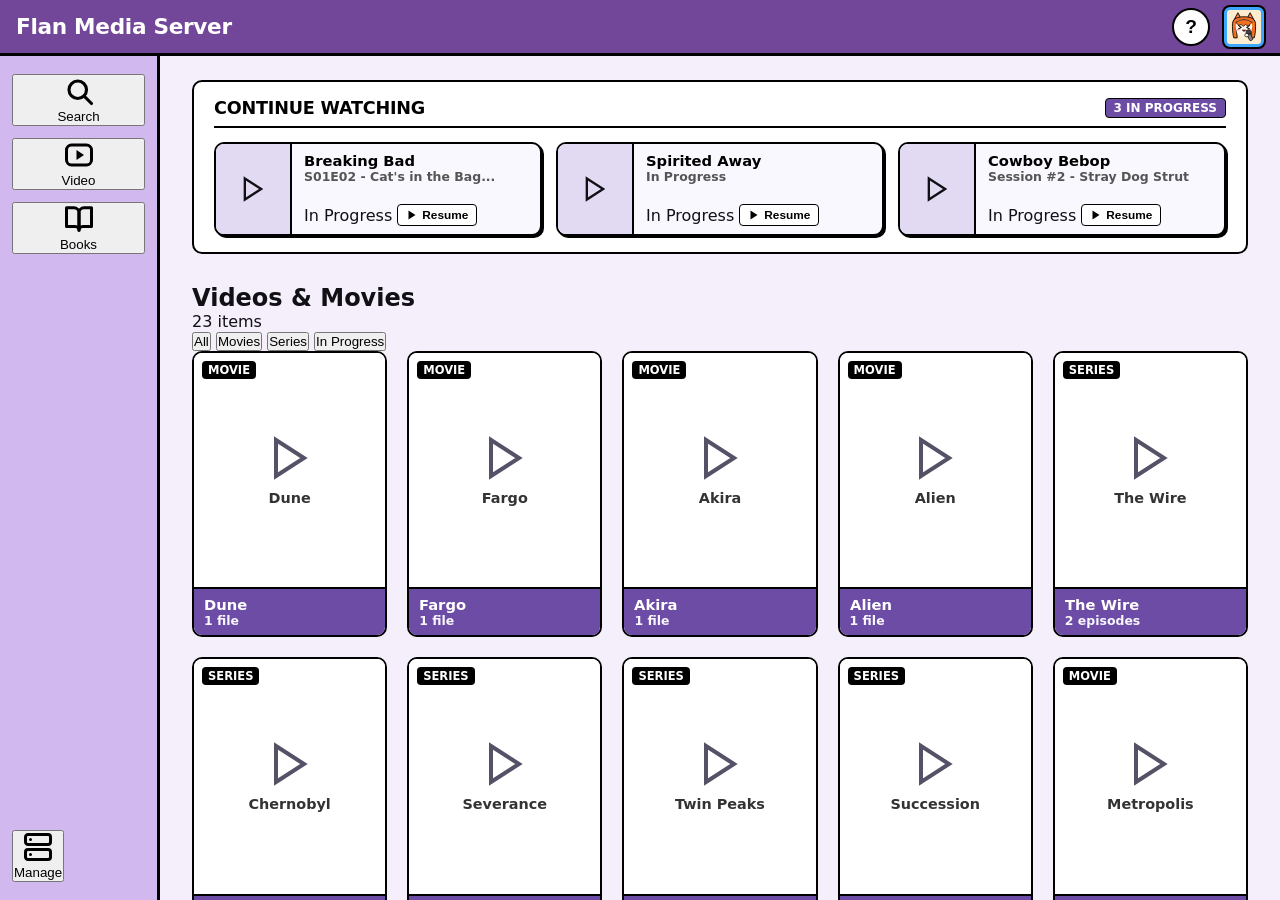
<file: prototype-mockup/index.html>
<!DOCTYPE html>
<html lang="en">
<head>
  <meta charset="UTF-8">
  <meta name="viewport" content="width=device-width, initial-scale=1.0">
  <title>Flan Media Server - Interactive Prototype</title>
  <link rel="stylesheet" href="css/style.css">
</head>
<body>
  <!-- Accessibility: Skip Link (WCAG 2.4.1) -->
  <a href="#main-content" class="skip-link">Skip to main content</a>

  <!-- =========================================================================
       TOP HEADER BAR (Visible across all authenticated views)
       ========================================================================= -->
  <header id="top-header" class="top-header">
    <div id="brand-title" class="brand-title brand-trigger" title="Go to Catalog" tabindex="0" role="link" aria-label="Flan Media Server - Go to Catalog">
      <span>Flan Media Server</span>
    </div>

    <div class="header-tools">
      <!-- ( ? ) Help / Software Manual Button -->
      <button id="help-btn" class="tool-circle-btn help-trigger-btn" aria-label="Software Manual & About" title="Software Manual & About">
        ?
      </button>

      <!-- User Avatar Badge (Opens My Profile Modal) -->
      <button id="user-avatar" type="button" class="avatar-badge user-avatar-trigger" aria-label="My Profile & Settings" aria-haspopup="dialog" title="My Profile & Settings">
        <!-- Injected by JS -->
      </button>
    </div>
  </header>

  <!-- =========================================================================
       APP CONTAINER (Sidebar + Main Content)
       ========================================================================= -->
  <div id="app-container" class="app-container">
    <!-- Left Sidebar (Desktop) / Bottom Navigation Bar (Mobile) -->
    <aside id="left-sidebar" class="left-sidebar" aria-label="Main Navigation">
      <!-- Semantic Navigation Wrapper (WCAG 1.3.1) - Discord x YouTube Hybrid Rail -->
      <nav class="sidebar-nav" aria-label="Media Library">
        <!-- Search Item (Navigates to #search) -->
        <button id="nav-search-btn" class="sidebar-nav-item" title="Search Library (/)" aria-label="Search Library">
          <div class="nav-indicator-pill" aria-hidden="true"></div>
          <div class="nav-squircle">
            <svg viewBox="0 0 24 24" width="30" height="30" fill="none" stroke="currentColor" stroke-width="2.5" stroke-linecap="round" stroke-linejoin="round" aria-hidden="true">
              <circle cx="11" cy="11" r="7"/>
              <line x1="16.5" y1="16.5" x2="22" y2="22"/>
            </svg>
          </div>
          <span class="nav-rail-label">Search</span>
        </button>

        <!-- Video Item -->
        <button id="nav-video-btn" class="sidebar-nav-item active" aria-current="page" title="Videos & Movies" aria-label="Videos & Movies">
          <div class="nav-indicator-pill" aria-hidden="true"></div>
          <div class="nav-squircle">
            <svg viewBox="0 0 24 24" width="30" height="30" fill="none" stroke="currentColor" stroke-width="2.4" stroke-linecap="round" stroke-linejoin="round" aria-hidden="true">
              <rect x="2" y="4" width="20" height="16" rx="4" ry="4"/>
              <polygon points="10,8 16,12 10,16" fill="currentColor" stroke="none"/>
            </svg>
          </div>
          <span class="nav-rail-label">Video</span>
        </button>

        <!-- Books Item -->
        <button id="nav-books-btn" class="sidebar-nav-item" title="Books & Publications" aria-label="Books & Publications">
          <div class="nav-indicator-pill" aria-hidden="true"></div>
          <div class="nav-squircle">
            <svg viewBox="0 0 24 24" width="30" height="30" fill="none" stroke="currentColor" stroke-width="2.4" stroke-linecap="round" stroke-linejoin="round" aria-hidden="true">
              <path d="M2 3h6a4 4 0 0 1 4 4v14a3 3 0 0 0-3-3H2z"/>
              <path d="M22 3h-6a4 4 0 0 0-4 4v14a3 3 0 0 1 3-3h7z"/>
            </svg>
          </div>
          <span class="nav-rail-label">Books</span>
        </button>
      </nav>

      <!-- Pinned Bottom Section: Manage Server -->
      <div class="sidebar-bottom">
        <div class="sidebar-divider" aria-hidden="true"></div>
        <button id="nav-manage-btn" class="sidebar-nav-item sidebar-manage-item" title="Manage Server" aria-label="Manage Server">
          <div class="nav-indicator-pill" aria-hidden="true"></div>
          <div class="nav-squircle">
            <svg viewBox="0 0 24 24" width="30" height="30" fill="none" stroke="currentColor" stroke-width="2.4" stroke-linecap="round" stroke-linejoin="round" aria-hidden="true">
              <rect x="2" y="2" width="20" height="8" rx="2" ry="2"/>
              <rect x="2" y="14" width="20" height="8" rx="2" ry="2"/>
              <line x1="6" y1="6" x2="6.01" y2="6"/>
              <line x1="6" y1="18" x2="6.01" y2="18"/>
            </svg>
          </div>
          <span class="nav-rail-label">Manage</span>
        </button>
      </div>
    </aside>

    <!-- Main Content Canvas (Dynamic View Injection) -->
    <main id="main-content" class="main-content" tabindex="-1">
      <!-- Injected by app.js router -->
    </main>
  </div>

  <!-- =========================================================================
       UNIFIED MY PROFILE MODAL (Accessible HTML5 Dialog)
       ========================================================================= -->
  <dialog id="profile-modal" class="modal-dialog" aria-labelledby="profile-modal-title">
    <div class="modal-header">
      <h2 id="profile-modal-title" style="font-size: 1.3rem; font-weight: 800;">My Profile</h2>
      <button id="close-profile-btn" type="button" class="modal-close-btn" aria-label="Close My Profile dialog">✕</button>
    </div>

    <form id="profile-form" style="display: flex; flex-direction: column; gap: 14px;">
      <!-- Username Field -->
      <div>
        <label class="form-field-label" for="profile-username-input">Profile Name:</label>
        <input type="text" id="profile-username-input" class="tactile-text-input" required />
      </div>

      <!-- Avatar Presets -->
      <div>
        <label class="form-field-label">Avatar Companion:</label>
        <div id="profile-avatars-grid" class="preset-avatars-grid" role="group" aria-label="Select avatar companion">
          <!-- Rendered by JS -->
        </div>
      </div>

      <!-- Custom Photo Upload -->
      <div class="custom-avatar-section">
        <label class="form-field-label" for="profile-avatar-file">Or Upload Custom Photo (Max 2MB):</label>
        <input type="file" id="profile-avatar-file" accept="image/png, image/jpeg, image/webp" class="tactile-file-input" />
      </div>

      <!-- Change PIN -->
      <div>
        <label class="form-field-label" for="profile-pin-input">Change PIN (4-6 digits):</label>
        <input type="password" id="profile-pin-input" class="tactile-text-input" placeholder="Leave blank to keep current" maxlength="6" />
      </div>

      <div id="profile-feedback" class="avatar-feedback" role="alert" aria-live="polite"></div>

      <div style="display: flex; gap: 10px; margin-top: 4px;">
        <button type="submit" class="tactile-action-btn" style="flex: 1;">Save Changes</button>
      </div>

      <!-- Prominent Log Out Button (Clean SVG Icon) -->
      <div style="border-top: 2px solid #eee; padding-top: 12px; margin-top: 4px;">
        <button type="button" id="profile-logout-btn" class="tactile-action-btn danger" style="width: 100%; display: flex; align-items: center; justify-content: center; gap: 8px;">
          <svg viewBox="0 0 24 24" width="18" height="18" fill="none" stroke="currentColor" stroke-width="2.5" stroke-linecap="round" stroke-linejoin="round" aria-hidden="true"><path d="M9 21H5a2 2 0 0 1-2-2V5a2 2 0 0 1 2-2h4"></path><polyline points="16 17 21 12 16 7"></polyline><line x1="21" y1="12" x2="9" y2="12"></line></svg>
          <span>Log Out</span>
        </button>
      </div>
    </form>
  </dialog>

  <!-- =========================================================================
       ADD USER MODAL (Manage Server - Accessible HTML5 Dialog)
       ========================================================================= -->
  <dialog id="add-user-modal" class="modal-dialog" aria-labelledby="add-user-modal-title">
    <div class="modal-header">
      <h2 id="add-user-modal-title" style="font-size: 1.3rem; font-weight: 800;">Add New Household User</h2>
      <button id="close-add-user-btn" type="button" class="modal-close-btn" aria-label="Close Add User dialog">✕</button>
    </div>
    <form id="add-user-form" style="display: flex; flex-direction: column; gap: 14px;">
      <div>
        <label class="form-field-label" for="new-user-name">Username:</label>
        <input type="text" id="new-user-name" class="tactile-text-input" placeholder="e.g. Sarah" required />
      </div>
      <div>
        <label class="form-field-label" for="new-user-pin">4-Digit PIN:</label>
        <input type="password" id="new-user-pin" class="tactile-text-input" placeholder="e.g. 5678" maxlength="6" required />
      </div>
      <div>
        <label class="form-field-label" for="new-user-role">Role:</label>
        <div class="tactile-select-wrap">
          <select id="new-user-role">
            <option value="user">Standard User (Family / Kids)</option>
            <option value="admin">Administrator</option>
          </select>
        </div>
      </div>
      <div>
        <label class="form-field-label">Choose Starting Avatar:</label>
        <div id="new-user-avatars-grid" class="preset-avatars-grid" role="group" aria-label="Choose starting avatar">
          <!-- Rendered by JS -->
        </div>
      </div>
      <div id="add-user-feedback" class="avatar-feedback" role="alert" aria-live="polite"></div>
      <button type="submit" class="tactile-action-btn" style="width: 100%;">Create Profile</button>
    </form>
  </dialog>

  <!-- =========================================================================
       VIDEO DETAIL EDIT MODAL (Accessible HTML5 Dialog)
       ========================================================================= -->
  <dialog id="media-edit-modal" class="modal-dialog" aria-labelledby="media-edit-modal-title" style="max-width: 620px;">
    <div class="modal-header">
      <h2 id="media-edit-modal-title" style="font-size: 1.3rem; font-weight: 800;">Edit Video Details</h2>
      <button id="close-media-edit-btn" type="button" class="modal-close-btn" aria-label="Close Edit Details dialog">✕</button>
    </div>
    <form id="media-edit-form" style="display: flex; flex-direction: column; gap: 14px;">
      <input type="hidden" id="edit-video-id" />
      <div>
        <label class="form-field-label" for="edit-video-title">Title:</label>
        <input type="text" id="edit-video-title" class="tactile-text-input" required />
      </div>
      <div style="display: flex; gap: 12px;">
        <div style="flex: 1;">
          <label class="form-field-label" for="edit-video-year">Release Year:</label>
          <input type="number" id="edit-video-year" class="tactile-text-input" min="1900" max="2099" placeholder="e.g. 2008" />
        </div>
        <div style="flex: 1;">
          <label class="form-field-label" for="edit-video-type">Type:</label>
          <div class="tactile-select-wrap">
            <select id="edit-video-type">
              <option value="series">Series</option>
              <option value="movie">Movie</option>
            </select>
          </div>
        </div>
      </div>
      <div>
        <label class="form-field-label" for="edit-video-overview">Synopsis / Overview:</label>
        <textarea id="edit-video-overview" class="tactile-textarea" rows="3"></textarea>
      </div>

      <div>
        <label class="form-field-label">Playable Episodes / Cuts:</label>
        <div id="edit-files-table-wrap" class="edit-files-table-wrap">
          <!-- Rendered by JS: editable titles, order up/down, hide checkbox -->
        </div>
      </div>

      <div id="media-edit-feedback" class="avatar-feedback" role="alert" aria-live="polite"></div>
      <div style="display: flex; gap: 10px; margin-top: 6px;">
        <button type="submit" class="tactile-action-btn" style="flex: 1;">Save Changes</button>
        <button type="button" id="cancel-media-edit-btn" class="tactile-action-btn" style="background:#fff; color:#111;">Cancel</button>
      </div>
    </form>
  </dialog>

  <!-- =========================================================================
       ADD STORAGE SOURCE MODAL (Accessible HTML5 Dialog)
       ========================================================================= -->
  <dialog id="add-source-modal" class="modal-dialog" aria-labelledby="add-source-modal-title">
    <div class="modal-header">
      <h2 id="add-source-modal-title" style="font-size: 1.3rem; font-weight: 800;">Add Storage Source Folder</h2>
      <button id="close-add-source-btn" type="button" class="modal-close-btn" aria-label="Close Add Source dialog">✕</button>
    </div>
    <form id="add-source-form" style="display: flex; flex-direction: column; gap: 14px;">
      <div>
        <label class="form-field-label" for="source-name-input">Source Display Name:</label>
        <input type="text" id="source-name-input" class="tactile-text-input" placeholder="e.g. 4TB Seagate Movies" required />
      </div>
      <div>
        <label class="form-field-label" for="source-type-select">Media Type:</label>
        <div class="tactile-select-wrap">
          <select id="source-type-select">
            <option value="video">Video (Movies & Series)</option>
            <option value="book">Books (PDF & EPUB)</option>
          </select>
        </div>
      </div>
      <div>
        <label class="form-field-label" for="source-path-input">Folder Path on Host:</label>
        <input type="text" id="source-path-input" class="tactile-text-input" placeholder="e.g. /mnt/usb1/movies or ./media/video2" required />
      </div>
      <div class="info-note-box" style="background: #eef2ff; border: 2px solid #000; border-radius: 6px; padding: 10px; font-size: 0.85rem;">
        <strong>Safety Guard:</strong> Flan will automatically initialize <code>.flan-keep</code> inside this directory if not already present.
      </div>
      <div id="add-source-feedback" class="avatar-feedback" role="alert" aria-live="polite"></div>
      <button type="submit" class="tactile-action-btn" style="width: 100%;">Register & Validate Storage Folder</button>
    </form>
  </dialog>

  <!-- =========================================================================
       UPLOAD FILES MODAL (Accessible HTML5 Dialog)
       ========================================================================= -->
  <dialog id="upload-media-modal" class="modal-dialog" aria-labelledby="upload-media-modal-title">
    <div class="modal-header">
      <h2 id="upload-media-modal-title" style="font-size: 1.3rem; font-weight: 800;">Upload Files</h2>
      <button id="close-upload-btn" type="button" class="modal-close-btn" aria-label="Close Upload dialog">✕</button>
    </div>
    <form id="upload-media-form" style="display: flex; flex-direction: column; gap: 14px;">
      <div>
        <label class="form-field-label" for="upload-target-source">Target Storage Source:</label>
        <div class="tactile-select-wrap">
          <select id="upload-target-source">
            <!-- Populated by JS -->
          </select>
        </div>
      </div>
      <div>
        <label class="form-field-label" for="upload-title-input">Title / Container Name:</label>
        <input type="text" id="upload-title-input" class="tactile-text-input" placeholder="e.g. Dune Messiah or The Matrix" required />
      </div>
      <div>
        <label class="form-field-label" for="upload-file-input">Select Media File (Video or Book):</label>
        <input type="file" id="upload-file-input" class="tactile-file-input" required />
      </div>
      <!-- Simulated Streaming Direct to Disk Progress Bar -->
      <div id="upload-progress-wrap" style="display: none; flex-direction: column; gap: 6px;">
        <div style="display: flex; justify-content: space-between; font-size: 0.85rem; font-weight: 700;">
          <span id="upload-status-text">Direct streaming to drive...</span>
          <span id="upload-percent-text">0%</span>
        </div>
        <div class="upload-progress-bar-bg" style="width: 100%; height: 12px; background: #ddd; border: 2px solid #000; border-radius: 6px; overflow: hidden;">
          <div id="upload-progress-fill" style="width: 0%; height: 100%; background: var(--brand-active); transition: width 0.2s;"></div>
        </div>
      </div>
      <div id="upload-feedback" class="avatar-feedback" role="alert" aria-live="polite"></div>
      <button type="submit" id="start-upload-btn" class="tactile-action-btn" style="width: 100%;">Upload Files</button>
    </form>
  </dialog>

  <!-- =========================================================================
       INGESTION PIPELINE WIZARD MODAL (Accessible HTML5 Dialog)
       ========================================================================= -->
  <dialog id="ingestion-pipeline-modal" class="modal-dialog" aria-labelledby="pipeline-modal-title" style="max-width: 740px; width: 94%;">
    <div class="modal-header">
      <div>
        <h2 id="pipeline-modal-title" style="font-size: 1.3rem; font-weight: 800; margin: 0;">Scan Media</h2>
        <div id="pipeline-source-subtitle" style="font-size: 0.85rem; color: #555; margin-top: 2px;"></div>
      </div>
      <button id="close-pipeline-btn" type="button" class="modal-close-btn" aria-label="Close Ingestion Pipeline dialog">✕</button>
    </div>

    <!-- Pipeline Toolbar: Select All + Search Filter -->
    <div class="pipeline-toolbar" style="display: flex; justify-content: space-between; align-items: center; gap: 12px; padding: 10px 0; border-bottom: 2px solid #eee;">
      <label style="display: flex; align-items: center; gap: 8px; font-weight: 800; font-size: 0.95rem; cursor: pointer;">
        <input type="checkbox" id="pipeline-select-all" checked style="width: 18px; height: 18px;" />
        <span id="pipeline-selected-counter">Select All (0 selected)</span>
      </label>
      <input type="text" id="pipeline-filter-input" class="tactile-text-input" placeholder="Filter gathered items..." style="max-width: 260px; padding: 6px 10px; font-size: 0.85rem;" />
    </div>

    <!-- Gathered Items Checklist Container -->
    <div id="pipeline-items-list" style="display: flex; flex-direction: column; gap: 12px; max-height: 380px; overflow-y: auto; padding: 12px 4px;">
      <!-- Injected by JS -->
    </div>

    <div id="pipeline-feedback" class="avatar-feedback" role="alert" aria-live="polite"></div>

    <!-- Modal Footer Actions -->
    <div style="display: flex; justify-content: flex-end; gap: 10px; padding-top: 12px; border-top: 2px solid #eee;">
      <button type="button" id="cancel-pipeline-btn" class="tactile-action-btn secondary">Cancel</button>
      <button type="button" id="commit-pipeline-btn" class="tactile-action-btn" style="background: #2e7d32; color: #fff;">
        Ingest Selected Items (0)
      </button>
    </div>
  </dialog>

  <!-- =========================================================================
       REMOVE STORAGE SOURCE WARNING MODAL (Accessible HTML5 Dialog)
       ========================================================================= -->
  <dialog id="remove-source-modal" class="modal-dialog" aria-labelledby="remove-source-modal-title" style="max-width: 480px;">
    <div class="modal-header">
      <h2 id="remove-source-modal-title" style="font-size: 1.3rem; font-weight: 800; color: #b71c1c;">Remove Storage Source</h2>
      <button id="close-remove-source-btn" type="button" class="modal-close-btn" aria-label="Close remove source dialog">✕</button>
    </div>
    <div style="display: flex; flex-direction: column; gap: 14px; margin-top: 8px;">
      <p style="margin: 0; font-size: 0.95rem; line-height: 1.4;">
        Are you sure you want to remove <strong id="remove-source-name"></strong>?
      </p>
      <div style="padding: 10px 12px; background: #fff3e0; border: 2px solid #e65100; border-radius: 6px; font-size: 0.85rem; color: #bf360c;">
        <strong>Warning:</strong> This unregisters the storage folder from Flan Media Server. No files or media on your disk will be deleted.
      </div>
      <div style="font-family: monospace; font-size: 0.85rem; background: #f5f5f5; padding: 6px 10px; border-radius: 4px; border: 1px solid #ddd;" id="remove-source-path">
      </div>
      <div style="display: flex; justify-content: flex-end; gap: 10px; margin-top: 10px;">
        <button type="button" id="cancel-remove-source-btn" class="tactile-action-btn secondary">Cancel</button>
        <button type="button" id="confirm-remove-source-btn" class="tactile-action-btn" style="background: #b71c1c; color: #fff;">
          Remove Storage Source
        </button>
      </div>
    </div>
  </dialog>

  <!-- =========================================================================
       EDIT STORAGE SOURCE MODAL (Accessible HTML5 Dialog)
       ========================================================================= -->
  <dialog id="edit-source-modal" class="modal-dialog" aria-labelledby="edit-source-modal-title" style="max-width: 480px;">
    <div class="modal-header">
      <h2 id="edit-source-modal-title" style="font-size: 1.3rem; font-weight: 800;">Edit Storage Folder Name</h2>
      <button id="close-edit-source-btn" type="button" class="modal-close-btn" aria-label="Close edit storage source dialog">✕</button>
    </div>
    <form id="edit-source-form" style="display: flex; flex-direction: column; gap: 14px; margin-top: 6px;">
      <div>
        <label class="form-field-label" for="edit-source-name-input">Folder Display Name:</label>
        <input type="text" id="edit-source-name-input" class="tactile-text-input" placeholder="e.g. Primary Video Drive" required />
      </div>
      <div>
        <label class="form-field-label">Host Filesystem Path:</label>
        <div id="edit-source-path-display" style="font-family: monospace; font-size: 0.85rem; background: #f5f5f5; padding: 8px 10px; border-radius: 6px; border: 2px solid #000; color: #555;"></div>
        <span style="font-size: 0.75rem; color: #666; margin-top: 4px; display: block;">Physical files and paths remain untouched. Only the display label is updated.</span>
      </div>
      <div id="edit-source-feedback" class="avatar-feedback" role="alert" aria-live="polite"></div>
      <div style="display: flex; justify-content: flex-end; gap: 10px; margin-top: 6px;">
        <button type="button" id="cancel-edit-source-btn" class="tactile-action-btn secondary">Cancel</button>
        <button type="submit" id="save-edit-source-btn" class="tactile-action-btn">Save Changes</button>
      </div>
    </form>
  </dialog>



  <!-- Scripts -->
  <script src="js/mock-data.js"></script>
  <script src="js/app.js"></script>
</body>
</html>
</file>
<file: prototype-mockup/css/style.css>
/* ==========================================================================
   FLAN MEDIA SERVER - NEO-TACTILE DESIGN SYSTEM & PROTOTYPE STYLES
   ========================================================================== */

:root {
  /* Brand Palettes matching the hand-drawn mockups - WCAG AA compliant */
  --header-purple:    #724799; /* Top bar purple (contrast >= 6.8:1 with white text) */
  --sidebar-lilac:    #d1b8ee; /* Left sidebar background */
  --active-purple:    #6d4ca6; /* Active sidebar button & card bottom band */
  --access-purple:    #5b3794; /* Login Access button */
  --panel-lilac:      #c7aee7; /* Split login right panel */
  --canvas-lavender:  #f4effa; /* Main catalog content canvas */
  --canvas-welcome:   #f6ecff; /* Login left panel */
  --btn-inactive:     #ece8f4; /* Inactive buttons */
  
  /* High-Contrast Neo-Tactile Borders */
  --border-thick:     2.5px solid #000000;
  --border-structural:3px solid #000000;
  --border-radius-sm: 6px;
  --border-radius-md: 10px;
  --border-radius-lg: 16px;
  --border-radius-pill: 24px;

  /* Typography */
  --text-dark:        #101015;
  --text-white:       #ffffff;
  --text-muted:       #555166;
  --font-family:      system-ui, -apple-system, BlinkMacSystemFont, "Segoe UI", Roboto, sans-serif;
  --font-hand:        "Comic Sans MS", "Chalkboard SE", "Comic Neue", cursive, sans-serif;
}

/* Base Reset */
* {
  box-sizing: border-box;
  margin: 0;
  padding: 0;
}

body {
  font-family: var(--font-family);
  background-color: var(--canvas-lavender);
  color: var(--text-dark);
  height: 100vh;
  height: 100dvh;
  display: flex;
  flex-direction: column;
  overflow: hidden;
  -webkit-font-smoothing: antialiased;
}

/* Accessibility: Skip Link (WCAG 2.4.1) */
.skip-link {
  position: absolute;
  top: -100px;
  left: 16px;
  background: #ffeb3b;
  color: #000000;
  padding: 10px 18px;
  font-weight: 800;
  font-size: 0.95rem;
  text-decoration: none;
  border: var(--border-structural);
  border-radius: var(--border-radius-sm);
  z-index: 9999;
  box-shadow: 4px 4px 0px #000000;
  transition: top 0.1s ease;
}

.skip-link:focus {
  top: 12px;
}

/* Accessibility: Universal Neo-Tactile Focus Indicator (WCAG 2.4.7) */
:focus-visible {
  outline: 3px solid #000000 !important;
  outline-offset: 2px !important;
}

/* ==========================================================================
   TOP HEADER BAR (Visible across all authenticated views)
   ========================================================================== */
.top-header {
  height: 56px;
  background-color: var(--header-purple);
  border-bottom: var(--border-structural);
  display: flex;
  align-items: center;
  justify-content: space-between;
  padding: 0 16px;
  z-index: 100;
  flex-shrink: 0;
}

.brand-title {
  color: var(--text-white);
  font-size: 1.35rem;
  font-weight: 700;
  letter-spacing: -0.3px;
  display: flex;
  align-items: center;
  gap: 10px;
  cursor: pointer;
}

.header-tools {
  display: flex;
  align-items: center;
  gap: 14px;
}

.tool-circle-btn {
  width: 38px;
  height: 38px;
  border-radius: 50%;
  background: #ffffff;
  border: var(--border-thick);
  display: flex;
  align-items: center;
  justify-content: center;
  cursor: pointer;
  font-size: 1.2rem;
  font-weight: 900;
  color: #000;
  transition: transform 0.05s ease;
}

.tool-circle-btn:active {
  transform: translateY(2px);
}

.avatar-badge {
  width: 40px;
  height: 40px;
  border-radius: var(--border-radius-sm);
  border: 3px solid #3ea6ff;
  box-shadow: 0 0 0 2px #000;
  overflow: hidden;
  cursor: pointer;
  background: #fdedd0;
  display: flex;
  align-items: center;
  justify-content: center;
  padding: 0;
  transition: transform 0.05s ease;
}

.avatar-badge:active {
  transform: translateY(2px);
}

.avatar-badge img,
.avatar-badge svg {
  width: 100%;
  height: 100%;
  object-fit: cover;
}

/* ==========================================================================
   APP SHELL LAYOUT (Sidebar + Content)
   ========================================================================== */
.app-container {
  display: flex;
  flex: 1;
  height: calc(100vh - 56px);
  height: calc(100dvh - 56px);
  min-height: 0;
  overflow: hidden;
}

/* Left Navigation Rail Sidebar */
.left-sidebar {
  width: 160px;
  height: 100%;
  max-height: 100%;
  background-color: var(--sidebar-lilac);
  border-right: var(--border-structural);
  display: flex;
  flex-direction: column;
  align-items: center;
  padding: 18px 12px;
  gap: 14px;
  flex-shrink: 0;
  position: relative;
  overflow-y: auto;
  box-sizing: border-box;
}

.sidebar-nav {
  display: flex;
  flex-direction: column;
  gap: 12px;
  width: 100%;
}

.sidebar-nav-btn {
  width: 100%;
  min-height: 46px;
  padding: 10px 8px;
  border: var(--border-thick);
  border-radius: var(--border-radius-md);
  background-color: var(--btn-inactive);
  color: var(--text-dark);
  font-size: 1.15rem;
  font-weight: 800;
  cursor: pointer;
  text-align: center;
  box-shadow: var(--shadow-tactile);
  display: flex;
  align-items: center;
  justify-content: center;
  transition: transform 0.05s ease, box-shadow 0.05s ease;
  box-sizing: border-box;
}

.sidebar-nav-btn:hover {
  background-color: #ffffff;
}

.sidebar-nav-btn:active {
  transform: translate(2px, 2px);
  box-shadow: 1px 1px 0px #000000;
}

/* Highlighted / Active State */
.sidebar-nav-btn.active {
  background-color: var(--active-purple);
  color: var(--text-white);
  border-color: #000000;
  transform: translate(2px, 2px);
  box-shadow: 1px 1px 0px #000000;
}

/* Focus Outline State */
.sidebar-nav-btn.focused {
  outline: 3px solid #0084ff;
  outline-offset: 1px;
}

.sidebar-bottom {
  margin-top: auto;
  width: 100%;
  box-sizing: border-box;
}

.sidebar-manage-btn {
  width: 100%;
  min-height: 44px;
  padding: 10px 6px;
  border: var(--border-thick);
  border-radius: var(--border-radius-md);
  background-color: var(--btn-inactive);
  color: var(--text-dark);
  font-size: 0.95rem;
  font-weight: 800;
  cursor: pointer;
  text-align: center;
  line-height: 1.2;
  box-shadow: var(--shadow-tactile);
  display: flex;
  align-items: center;
  justify-content: center;
  transition: transform 0.05s ease, box-shadow 0.05s ease;
  box-sizing: border-box;
}

.sidebar-manage-btn:hover {
  background-color: #ffffff;
}

.sidebar-manage-btn:active {
  transform: translate(2px, 2px);
  box-shadow: 1px 1px 0px #000000;
}

.sidebar-manage-btn.active {
  background-color: var(--active-purple);
  color: var(--text-white);
  transform: translate(2px, 2px);
  box-shadow: 1px 1px 0px #000000;
}

.desktop-manage-label {
  display: inline;
}

.mobile-manage-label {
  display: none;
}

/* ==========================================================================
   MAIN CONTENT AREA
   ========================================================================== */
.main-content {
  flex: 1;
  background-color: var(--canvas-lavender);
  overflow-y: auto;
  min-height: 0;
  padding: 24px 32px;
  display: flex;
  flex-direction: column;
}

/* Search Section (Images 2 & 3) */
.search-section {
  display: flex;
  flex-direction: column;
  align-items: center;
  margin-bottom: 28px;
  width: 100%;
}

.search-bar-row {
  display: flex;
  align-items: center;
  gap: 12px;
  width: 100%;
  max-width: 820px;
}

.search-input-wrap {
  flex: 1;
  position: relative;
}

.search-input {
  width: 100%;
  height: 48px;
  padding: 0 20px;
  border-radius: var(--border-radius-pill);
  border: var(--border-thick);
  background-color: #ffffff;
  font-size: 1.1rem;
  font-weight: 500;
  color: #000;
  outline: none;
}

.search-input:focus {
  border-color: #000;
  box-shadow: 0 0 0 3px rgba(109, 76, 166, 0.25);
}

.search-btn {
  width: 48px;
  height: 48px;
  border-radius: var(--border-radius-md);
  border: var(--border-thick);
  background-color: #ffffff;
  display: flex;
  align-items: center;
  justify-content: center;
  cursor: pointer;
  flex-shrink: 0;
}

.search-btn:active {
  transform: translateY(2px);
}

.search-btn svg {
  width: 24px;
  height: 24px;
  stroke: #000;
  stroke-width: 2.5;
  fill: none;
}

.search-tagline {
  margin-top: 10px;
  font-size: 1.15rem;
  font-weight: 600;
  color: #000000;
  letter-spacing: -0.2px;
}

/* Collapsible Filter Toggle Button */
.filter-toggle-btn {
  height: 48px;
  padding: 0 16px;
  border-radius: var(--border-radius-md);
  border: var(--border-thick);
  background-color: #ffffff;
  font-size: 0.95rem;
  font-weight: 800;
  color: #000000;
  cursor: pointer;
  display: inline-flex;
  align-items: center;
  gap: 8px;
  box-shadow: var(--shadow-tactile);
  transition: transform 0.05s ease, box-shadow 0.05s ease, background 0.1s ease;
  white-space: nowrap;
  flex-shrink: 0;
}

.filter-toggle-btn:hover {
  background-color: #f7f3fd;
}

.filter-toggle-btn:active {
  transform: translate(2px, 2px);
  box-shadow: 1px 1px 0px #000000;
}

.filter-toggle-btn.active,
.filter-toggle-btn[aria-expanded="true"] {
  background-color: var(--active-purple);
  color: var(--text-white);
  transform: translate(2px, 2px);
  box-shadow: 1px 1px 0px #000000;
}

/* Collapsible Filter & Sort Drawer */
.filter-drawer {
  width: 100%;
  max-width: 820px;
  background: #ffffff;
  border: var(--border-thick);
  border-radius: var(--border-radius-md);
  box-shadow: var(--shadow-tactile);
  padding: 16px 20px;
  margin-top: 14px;
  display: flex;
  flex-direction: column;
  gap: 12px;
  box-sizing: border-box;
}

.filter-drawer-row {
  display: flex;
  align-items: center;
  gap: 12px;
  flex-wrap: wrap;
}

.filter-drawer-label {
  font-size: 0.8rem;
  font-weight: 900;
  color: #444444;
  min-width: 80px;
  text-transform: uppercase;
  letter-spacing: 0.5px;
}

.filter-pills-group {
  display: flex;
  align-items: center;
  gap: 8px;
  flex-wrap: wrap;
  flex: 1;
}

.filter-pill {
  min-height: 34px;
  padding: 5px 14px;
  border: 2px solid #000000;
  border-radius: var(--border-radius-pill);
  background: #f7f7f9;
  color: #111111;
  font-size: 0.85rem;
  font-weight: 700;
  cursor: pointer;
  transition: transform 0.05s ease, background 0.1s ease;
  user-select: none;
}

.filter-pill:hover {
  background: #eceaf5;
}

.filter-pill:active {
  transform: translateY(1px);
}

.filter-pill.active {
  background: var(--active-purple);
  color: #ffffff;
  border-color: #000000;
  font-weight: 800;
}

.filter-reset-btn {
  font-size: 0.82rem;
  font-weight: 800;
  color: #b71c1c;
  background: none;
  border: none;
  cursor: pointer;
  text-decoration: underline;
  margin-left: auto;
  padding: 4px 8px;
}

.filter-reset-btn:hover {
  color: #d32f2f;
}

/* ==========================================================================
   CONTINUE WATCHING / JUMP BACK IN SHELF
   ========================================================================== */
.continue-shelf {
  width: 100%;
  max-width: 1680px;
  margin: 0 auto 30px auto;
  background: #ffffff;
  border: var(--border-thick);
  border-radius: var(--border-radius-md);
  box-shadow: var(--shadow-tactile);
  padding: 16px 20px;
  box-sizing: border-box;
}

.continue-shelf-header {
  display: flex;
  align-items: center;
  justify-content: space-between;
  gap: 12px;
  margin-bottom: 14px;
  padding-bottom: 8px;
  border-bottom: 2px solid #000000;
}

.continue-shelf-title {
  font-size: 1.1rem;
  font-weight: 900;
  letter-spacing: -0.2px;
  color: #000000;
  margin: 0;
  text-transform: uppercase;
}

.continue-shelf-badge {
  font-size: 0.75rem;
  font-weight: 800;
  background: var(--active-purple);
  color: #ffffff;
  padding: 2px 8px;
  border-radius: 4px;
  border: 1.5px solid #000000;
}

.continue-shelf-grid {
  display: grid;
  grid-template-columns: repeat(auto-fill, minmax(280px, 1fr));
  gap: 14px;
}

.continue-card {
  display: flex;
  border: var(--border-thick);
  border-radius: var(--border-radius-md);
  background: #faf8ff;
  box-shadow: 2px 2px 0px #000000;
  overflow: hidden;
  text-decoration: none;
  color: inherit;
  transition: transform 0.05s ease, box-shadow 0.05s ease;
  min-height: 94px;
}

.continue-card:hover {
  transform: translate(-1px, -1px);
  box-shadow: 4px 4px 0px #000000;
}

.continue-card:active {
  transform: translate(2px, 2px);
  box-shadow: 1px 1px 0px #000000;
}

.continue-card-thumb {
  width: 76px;
  background: #e2d9f3;
  border-right: 2px solid #000000;
  display: flex;
  align-items: center;
  justify-content: center;
  flex-shrink: 0;
  position: relative;
}

.continue-card-thumb svg {
  width: 28px;
  height: 28px;
  stroke: #333333;
  stroke-width: 2;
  fill: none;
}

.continue-card-content {
  flex: 1;
  padding: 8px 12px;
  display: flex;
  flex-direction: column;
  justify-content: space-between;
  min-width: 0;
  gap: 4px;
}

.continue-card-title {
  font-size: 0.92rem;
  font-weight: 800;
  color: #000000;
  white-space: nowrap;
  overflow: hidden;
  text-overflow: ellipsis;
}

.continue-card-subtitle {
  font-size: 0.78rem;
  font-weight: 700;
  color: #555555;
  white-space: nowrap;
  overflow: hidden;
  text-overflow: ellipsis;
}

.continue-progress-wrap {
  width: 100%;
  height: 6px;
  background: #e0e0e0;
  border: 1px solid #000000;
  border-radius: 3px;
  overflow: hidden;
  margin-top: 2px;
}

.continue-progress-bar {
  height: 100%;
  background: var(--active-purple);
}

.continue-resume-btn {
  display: inline-flex;
  align-items: center;
  gap: 4px;
  padding: 3px 8px;
  background: #ffffff;
  border: 1.5px solid #000000;
  border-radius: 4px;
  font-size: 0.74rem;
  font-weight: 800;
  color: #000000;
  cursor: pointer;
  align-self: flex-start;
  margin-top: 2px;
}

.continue-resume-btn:hover {
  background: var(--active-purple);
  color: #ffffff;
}

/* ==========================================================================
   MEDIA CARD GRID (7 Columns Max Hard Limit)
   ========================================================================== */
.media-grid {
  display: grid;
  grid-template-columns: repeat(auto-fill, minmax(190px, 1fr));
  gap: 20px;
  width: 100%;
  max-width: 1680px;
  margin: 0 auto;
}

/* Hard Limit: Max 7 columns on Ultra-wide / 4K displays */
@media (min-width: 1680px) {
  .media-grid {
    grid-template-columns: repeat(7, 1fr) !important;
  }
}

/* ==========================================================================
   PAGINATION CONTROLS (21 Items Max / Page)
   ========================================================================== */
.pagination-bar {
  display: flex;
  align-items: center;
  justify-content: center;
  gap: 8px;
  margin: 32px auto 16px auto;
  width: 100%;
  max-width: 1680px;
  flex-wrap: wrap;
}

.pagination-btn {
  min-width: 44px;
  height: 44px;
  padding: 0 14px;
  border: var(--border-thick);
  border-radius: var(--border-radius-md);
  background: #ffffff;
  color: #000000;
  font-size: 0.92rem;
  font-weight: 800;
  cursor: pointer;
  display: inline-flex;
  align-items: center;
  justify-content: center;
  box-shadow: var(--shadow-tactile);
  transition: transform 0.05s ease, box-shadow 0.05s ease;
  user-select: none;
}

.pagination-btn:hover:not(:disabled) {
  background: #f0eafb;
}

.pagination-btn:active:not(:disabled) {
  transform: translate(2px, 2px);
  box-shadow: 1px 1px 0px #000000;
}

.pagination-btn.active {
  background: var(--active-purple);
  color: #ffffff;
  border-color: #000000;
  transform: translate(2px, 2px);
  box-shadow: 1px 1px 0px #000000;
}

.pagination-btn:disabled {
  opacity: 0.45;
  cursor: not-allowed;
  box-shadow: none;
  background: #e8e8e8;
}

.pagination-pages {
  display: flex;
  align-items: center;
  gap: 6px;
}

.pagination-info {
  font-size: 0.85rem;
  font-weight: 700;
  color: #555555;
  margin-left: 12px;
}

/* The Tactile Card */
.media-card {
  aspect-ratio: 3 / 4.4;
  border-radius: var(--border-radius-md);
  border: var(--border-thick);
  background-color: #ffffff;
  overflow: hidden;
  display: flex;
  flex-direction: column;
  cursor: pointer;
  position: relative;
  text-decoration: none;
  color: inherit;
  transition: transform 0.05s ease;
}

.media-card:active {
  transform: translateY(2px);
}

.media-card:hover {
  box-shadow: 4px 4px 0px #000000;
}

/* Upper Poster Area (75% height) */
.card-poster {
  flex: 1;
  background-color: #ffffff;
  display: flex;
  align-items: center;
  justify-content: center;
  overflow: hidden;
  position: relative;
}

.card-poster img {
  width: 100%;
  height: 100%;
  object-fit: cover;
}

.card-poster-placeholder {
  display: flex;
  flex-direction: column;
  align-items: center;
  justify-content: center;
  gap: 8px;
  color: var(--text-muted);
  padding: 12px;
  text-align: center;
}

.card-poster-placeholder svg {
  width: 48px;
  height: 48px;
  stroke: var(--text-muted);
  stroke-width: 1.5;
  fill: none;
}

.card-badge {
  position: absolute;
  top: 8px;
  left: 8px;
  background: #000;
  color: #fff;
  font-size: 0.72rem;
  font-weight: 700;
  padding: 2px 6px;
  border-radius: 4px;
  text-transform: uppercase;
}

/* Lower Purple Footer Band (25% height, Image 3) */
.card-footer-band {
  height: 48px;
  background-color: var(--active-purple);
  border-top: var(--border-thick);
  display: flex;
  flex-direction: column;
  justify-content: center;
  padding: 4px 10px;
  color: var(--text-white);
  flex-shrink: 0;
}

.card-title {
  font-size: 0.92rem;
  font-weight: 700;
  white-space: nowrap;
  overflow: hidden;
  text-overflow: ellipsis;
  position: relative;
  display: block;
}

.card-title .title-text {
  display: inline-block;
  white-space: nowrap;
  will-change: transform;
}

/* Horizontal scrolling marquee on hover and focus-visible for overflowing titles */
.media-card:hover .card-title.is-overflowing,
.media-card:focus-visible .card-title.is-overflowing {
  text-overflow: clip;
}

.media-card:hover .card-title.is-overflowing .title-text,
.media-card:focus-visible .card-title.is-overflowing .title-text {
  animation: title-marquee var(--marquee-duration, 4s) linear infinite alternate;
}

@keyframes title-marquee {
  0%, 20% {
    transform: translateX(0);
  }
  80%, 100% {
    transform: translateX(var(--scroll-offset, -60px));
  }
}

.card-subtitle {
  font-size: 0.78rem;
  font-weight: 600;
  opacity: 0.95;
  white-space: nowrap;
  overflow: hidden;
  text-overflow: ellipsis;
}

/* Progress bar inside card */
.card-progress-bar {
  position: absolute;
  bottom: 48px;
  left: 0;
  right: 0;
  height: 4px;
  background: rgba(0, 0, 0, 0.4);
}

.card-progress-fill {
  height: 100%;
  background: #57ab5a;
}

/* ==========================================================================
/* ==========================================================================
   VIEW 1: 2-STEP SEQUENTIAL LOGIN (Profile Picker -> PIN Entry)
   ========================================================================== */
.login-pad-viewport {
  display: flex;
  align-items: center;
  justify-content: center;
  min-height: calc(100vh - 56px);
  width: 100%;
  background-color: var(--bg-main, #f4f0fa);
  padding: 32px 16px;
}

@keyframes loginCardFadeIn {
  from {
    opacity: 0;
    transform: translateY(6px) scale(0.99);
  }
  to {
    opacity: 1;
    transform: translateY(0) scale(1);
  }
}

.login-pad-card {
  width: 100%;
  max-width: 480px;
  background: #ffffff;
  border: 2px solid #000000;
  box-shadow: 4px 4px 0px #000000;
  border-radius: 4px;
  padding: 36px 32px;
  display: flex;
  flex-direction: column;
  align-items: center;
  gap: 24px;
  animation: loginCardFadeIn 0.15s ease-out;
}

.login-picker-card {
  max-width: 520px;
}

.login-pin-card {
  max-width: 420px;
}

.login-pad-header {
  text-align: center;
  width: 100%;
}

.login-pad-title {
  font-size: 1.6rem;
  font-weight: 900;
  color: #111111;
  letter-spacing: -0.5px;
  margin-bottom: 6px;
}

.login-pad-subtitle {
  font-size: 1.05rem;
  font-weight: 600;
  color: var(--text-muted, #555869);
}

/* STEP 1: Household Profile Cards */
.login-profiles-grid {
  display: flex;
  gap: 16px;
  justify-content: center;
  width: 100%;
  flex-wrap: wrap;
}

.login-profile-card {
  display: flex;
  flex-direction: column;
  align-items: center;
  gap: 10px;
  padding: 18px 16px;
  background: #ffffff;
  border: 2px solid #000000;
  border-radius: 4px;
  cursor: pointer;
  transition: transform 0.08s ease, background-color 0.1s ease, box-shadow 0.08s ease;
  min-width: 110px;
  flex: 1 1 110px;
  max-width: 140px;
  box-shadow: 3px 3px 0px #000000;
  outline: none;
}

.login-profile-card:hover {
  background-color: var(--canvas-welcome, #f6ecff);
  transform: translateY(-2px);
  box-shadow: 4px 4px 0px #000000;
}

.login-profile-card:active {
  transform: translateY(2px);
  box-shadow: 1px 1px 0px #000000;
}

.login-profile-card:focus-visible {
  outline: 3px solid #000000;
  outline-offset: 2px;
}

.login-profile-avatar-frame {
  width: 72px;
  height: 72px;
  border: 2px solid #000000;
  border-radius: 4px;
  overflow: hidden;
  background: #ffffff;
  display: flex;
  align-items: center;
  justify-content: center;
  flex-shrink: 0;
}

.login-profile-username {
  font-size: 1.05rem;
  font-weight: 800;
  color: #111111;
  text-transform: capitalize;
}

.login-profile-role-pill {
  font-size: 0.72rem;
  font-weight: 700;
  text-transform: uppercase;
  padding: 2px 6px;
  border-radius: 3px;
  border: 1px solid #000000;
  background: #eae8f2;
  color: #111111;
  letter-spacing: 0.5px;
}

/* STEP 2: Dedicated PIN State */
.login-user-banner {
  display: flex;
  align-items: center;
  gap: 16px;
  padding: 12px 18px;
  border: 2px solid #000000;
  border-radius: 4px;
  background: var(--canvas-welcome, #f6ecff);
  width: 100%;
  box-shadow: 2px 2px 0px #000000;
}

.login-user-avatar-badge {
  width: 60px;
  height: 60px;
  border: 2px solid #000000;
  border-radius: 4px;
  overflow: hidden;
  background: #ffffff;
  display: flex;
  align-items: center;
  justify-content: center;
  flex-shrink: 0;
}

.login-user-info {
  display: flex;
  flex-direction: column;
  align-items: flex-start;
  gap: 4px;
}

.login-user-name {
  font-size: 1.35rem;
  font-weight: 900;
  color: #111111;
  margin: 0;
  text-transform: capitalize;
  letter-spacing: -0.5px;
}

.tactile-switch-btn {
  width: 100%;
  height: 44px;
  background: transparent;
  border: 2px solid #000000;
  border-radius: var(--border-radius-md, 4px);
  color: #111111;
  font-size: 0.95rem;
  font-weight: 700;
  cursor: pointer;
  transition: transform 0.05s ease, background 0.1s ease;
  outline: none;
  margin-top: 4px;
  display: flex;
  align-items: center;
  justify-content: center;
}

.tactile-switch-btn:hover {
  background: #eae8f2;
}

.tactile-switch-btn:active {
  transform: translateY(2px);
}

.tactile-switch-btn:focus-visible {
  outline: 3px solid #000000;
  outline-offset: 2px;
}

/* Tactile PIN Form */
.login-pin-form {
  width: 100%;
  display: flex;
  flex-direction: column;
  gap: 16px;
}

.form-field-group {
  display: flex;
  flex-direction: column;
  gap: 8px;
}

.form-field-label {
  font-size: 1.05rem;
  font-weight: 700;
  color: #000000;
  text-align: center;
}

.tactile-pin-input {
  width: 100%;
  height: 52px;
  background-color: var(--btn-inactive);
  border: var(--border-thick);
  border-radius: var(--border-radius-md);
  padding: 0 16px;
  font-size: 1.6rem;
  font-weight: 900;
  letter-spacing: 6px;
  color: #000;
  outline: none;
  text-align: center;
}

.tactile-pin-input:focus {
  background-color: #ffffff;
  border-color: #000;
}

.tactile-access-btn {
  width: 100%;
  height: 52px;
  background-color: var(--access-purple);
  border: var(--border-thick);
  border-radius: var(--border-radius-md);
  color: var(--text-white);
  font-size: 1.15rem;
  font-weight: 800;
  cursor: pointer;
  transition: transform 0.05s ease;
  outline: none;
  box-shadow: 2px 2px 0px #000000;
}

.tactile-access-btn:active {
  transform: translateY(2px);
  box-shadow: none;
}

.tactile-access-btn:focus-visible {
  outline: 3px solid #000000;
  outline-offset: 2px;
}

.login-feedback {
  font-size: 0.95rem;
  font-weight: 600;
  text-align: center;
  min-height: 22px;
}

.login-feedback.error {
  color: #700000;
  font-weight: 700;
}

/* Shake Animation on Wrong PIN */
@keyframes tactileShake {
  0%, 100% { transform: translateX(0); }
  20%, 60% { transform: translateX(-8px); }
  40%, 80% { transform: translateX(8px); }
}

.shake {
  animation: tactileShake 0.35s ease;
}

/* ==========================================================================
   VIEW 4: CONTAINER DETAIL MODAL / VIEW
   ========================================================================== */
.detail-container {
  display: flex;
  flex-direction: column;
  gap: 24px;
  max-width: 900px;
  margin: 0 auto;
  width: 100%;
}

.detail-header-card {
  display: flex;
  gap: 24px;
  background: #ffffff;
  border: var(--border-thick);
  border-radius: var(--border-radius-md);
  padding: 20px;
  align-items: flex-start;
}

.detail-poster-box {
  width: 160px;
  aspect-ratio: 2 / 3;
  border: var(--border-thick);
  border-radius: var(--border-radius-sm);
  overflow: hidden;
  background: #f0f0f0;
  flex-shrink: 0;
}

.detail-poster-box img {
  width: 100%;
  height: 100%;
  object-fit: cover;
}

.detail-meta-box {
  flex: 1;
  display: flex;
  flex-direction: column;
  gap: 10px;
}

.detail-title {
  font-size: 1.8rem;
  font-weight: 800;
  color: #000;
}

.detail-synopsis {
  font-size: 1.05rem;
  line-height: 1.5;
  color: var(--text-dark);
}

.playable-items-list {
  display: flex;
  flex-direction: column;
  gap: 10px;
}

.playable-item-row {
  display: flex;
  align-items: center;
  justify-content: space-between;
  padding: 12px 18px;
  background: #ffffff;
  border: var(--border-thick);
  border-radius: var(--border-radius-md);
  transition: transform 0.05s ease;
}

.playable-item-row:hover {
  background: #faf8fc;
}

.playable-item-title {
  font-size: 1.05rem;
  font-weight: 700;
  display: flex;
  align-items: center;
  gap: 12px;
}

.playable-item-actions {
  display: flex;
  align-items: center;
  gap: 12px;
}

.tactile-action-btn {
  padding: 8px 18px;
  background: var(--active-purple);
  color: #fff;
  border: var(--border-thick);
  border-radius: var(--border-radius-sm);
  font-size: 0.95rem;
  font-weight: 700;
  cursor: pointer;
}

.tactile-action-btn:active {
  transform: translateY(2px);
}

.tactile-action-btn.secondary {
  background: var(--btn-inactive);
  color: #000;
}

/* ==========================================================================
   VIEW 6: VIDEO PLAYER PREVIEW (Watch View)
   ========================================================================== */
.player-container {
  display: flex;
  flex-direction: column;
  height: 100%;
  background: #000000;
  color: #ffffff;
  position: relative;
  overflow: hidden;
}

.player-top-bar {
  height: 48px;
  display: flex;
  align-items: center;
  padding: 0 16px;
  gap: 16px;
  background: rgba(0, 0, 0, 0.85);
  border-bottom: 2px solid #333;
  z-index: 10;
}

.player-back-btn {
  background: var(--active-purple);
  color: #fff;
  border: 2px solid #fff;
  border-radius: 6px;
  padding: 4px 12px;
  font-weight: 700;
  cursor: pointer;
}

.player-screen-area {
  flex: 1;
  display: flex;
  align-items: center;
  justify-content: center;
  background: #111;
  position: relative;
}

/* Auto-Resume Prompt Banner */
.resume-banner-overlay {
  position: absolute;
  background: rgba(20, 20, 30, 0.95);
  border: 3px solid #ffffff;
  border-radius: var(--border-radius-md);
  padding: 24px;
  display: flex;
  flex-direction: column;
  align-items: center;
  gap: 16px;
  text-align: center;
  z-index: 50;
  box-shadow: 0 8px 30px rgba(0,0,0,0.8);
}

.resume-buttons-row {
  display: flex;
  gap: 14px;
}

/* ==========================================================================
   VIEW 7: MANAGE SERVER VIEW
   ========================================================================== */
.manage-container {
  max-width: 800px;
  margin: 0 auto;
  width: 100%;
  display: flex;
  flex-direction: column;
  gap: 24px;
}

.manage-card {
  background: #ffffff;
  border: var(--border-thick);
  border-radius: var(--border-radius-md);
  padding: 20px;
  display: flex;
  flex-direction: column;
  gap: 16px;
}

.manage-card h2 {
  font-size: 1.4rem;
  border-bottom: 2px solid #eee;
  padding-bottom: 8px;
}

.manage-card-header {
  display: flex;
  justify-content: space-between;
  align-items: center;
  border-bottom: 2px solid #eee;
  padding-bottom: 8px;
  flex-wrap: wrap;
  gap: 12px;
}

.manage-card-header h2 {
  border: none;
  padding: 0;
  margin: 0;
  font-size: 1.35rem;
}

.manage-header-actions {
  display: flex;
  gap: 8px;
  flex-wrap: wrap;
}

.storage-source-item {
  display: flex;
  justify-content: space-between;
  align-items: center;
  padding: 12px 14px;
  background: #fafafa;
  border: 2px solid #000;
  border-radius: 6px;
  gap: 12px;
  box-sizing: border-box;
}

.storage-source-info {
  display: flex;
  flex-direction: column;
  gap: 4px;
  min-width: 0;
  flex: 1;
}

.storage-source-title-row {
  display: flex;
  align-items: center;
  gap: 8px;
  flex-wrap: wrap;
}

.storage-source-name {
  font-weight: 800;
  font-size: 1.05rem;
  color: #111;
  word-break: break-word;
}

.storage-source-badge {
  font-size: 0.75rem;
  font-weight: 800;
  text-transform: uppercase;
  background: #6d4ca6;
  color: #fff;
  padding: 2px 6px;
  border-radius: 4px;
}

.storage-source-path-row {
  font-family: monospace;
  font-size: 0.85rem;
  color: #555;
  word-break: break-all;
}

.storage-source-actions {
  display: flex;
  gap: 8px;
  align-items: center;
  flex-shrink: 0;
  flex-wrap: wrap;
}

.household-user-item {
  display: flex;
  justify-content: space-between;
  align-items: center;
  padding: 10px 14px;
  background: #fafafa;
  border: 2px solid #000;
  border-radius: 6px;
  gap: 12px;
  box-sizing: border-box;
}

.household-user-info {
  display: flex;
  align-items: center;
  gap: 12px;
  min-width: 0;
  flex: 1;
}

.household-user-actions {
  display: flex;
  gap: 8px;
  align-items: center;
  flex-shrink: 0;
}

.metrics-row {
  display: flex;
  gap: 20px;
}

.metric-box {
  flex: 1;
  padding: 16px;
  background: var(--canvas-lavender);
  border: var(--border-thick);
  border-radius: var(--border-radius-sm);
  display: flex;
  flex-direction: column;
  gap: 6px;
}

.metric-val {
  font-size: 1.5rem;
  font-weight: 800;
  color: var(--active-purple);
}

/* ==========================================================================
   MODALS & DIALOGS (WCAG 2.1.2, 4.1.2)
   ========================================================================== */
.modal-overlay {
  position: fixed;
  inset: 0;
  background: rgba(0, 0, 0, 0.55);
  display: flex;
  align-items: center;
  justify-content: center;
  z-index: 200;
}

dialog.modal-dialog,
.modal-card {
  background: #ffffff;
  color: var(--text-dark);
  border: var(--border-structural);
  border-radius: var(--border-radius-lg);
  width: 90%;
  max-width: 520px;
  max-height: 85vh;
  overflow-y: auto;
  position: fixed;
  inset: 0;
  margin: auto;
  padding: 24px;
  display: flex;
  flex-direction: column;
  gap: 16px;
  box-shadow: 8px 8px 0px #000;
  z-index: 200;
}

dialog.modal-dialog:not([open]) {
  display: none;
}

dialog.modal-dialog::backdrop {
  background: rgba(0, 0, 0, 0.65);
}

/* Tactile scrollbars for modals */
.modal-card::-webkit-scrollbar {
  width: 8px;
}
.modal-card::-webkit-scrollbar-track {
  background: #f4effa;
  border-left: 1.5px solid #000000;
}
.modal-card::-webkit-scrollbar-thumb {
  background: var(--active-purple);
  border: 1.5px solid #000000;
}
.modal-card::-webkit-scrollbar-thumb:hover {
  background: #49176e;
}

.modal-header {
  position: sticky;
  top: -24px;
  background: #ffffff;
  z-index: 10;
  margin: -24px -24px 0 -24px;
  padding: 20px 24px 12px 24px;
  display: flex;
  justify-content: space-between;
  align-items: center;
  border-bottom: 2px solid #000;
}

.modal-close-btn {
  width: 32px;
  height: 32px;
  border: 2px solid #000;
  border-radius: 4px;
  background: #f0f0f0;
  font-weight: 800;
  cursor: pointer;
}

.modal-close-btn:hover {
  background: #e0e0e0;
}

.modal-close-btn:active {
  transform: translateY(1px);
}

/* Whimsical Avatar Modal Styles */
.avatar-modal-card {
  max-width: 560px;
}

.preset-avatars-grid {
  display: grid;
  grid-template-columns: repeat(3, 1fr);
  gap: 12px;
}

.preset-avatar-btn {
  display: flex;
  flex-direction: column;
  align-items: center;
  justify-content: center;
  background: #ffffff;
  border: var(--border-thick);
  border-radius: var(--border-radius-md);
  padding: 10px 6px;
  cursor: pointer;
  transition: transform 0.05s ease, box-shadow 0.05s ease;
  position: relative;
}

.preset-avatar-btn:hover {
  transform: translateY(-2px);
  box-shadow: 3px 3px 0 #000;
}

.preset-avatar-btn:active {
  transform: translateY(1px);
  box-shadow: 1px 1px 0 #000;
}

.preset-avatar-btn.active {
  border: 3px solid var(--active-purple);
  box-shadow: 4px 4px 0 var(--active-purple);
  background: #f9f5ff;
}

.preset-avatar-btn svg,
.preset-avatar-btn img {
  width: 54px;
  height: 54px;
  border-radius: 4px;
}

.preset-avatar-label {
  font-size: 0.78rem;
  font-weight: 700;
  margin-top: 6px;
  color: #222;
}

.custom-avatar-section {
  margin-top: 14px;
  padding-top: 14px;
  border-top: 2px dashed #bbb;
}

.tactile-file-input {
  border: var(--border-thick);
  border-radius: var(--border-radius-sm);
  padding: 8px 12px;
  font-family: inherit;
  font-size: 0.85rem;
  background: #fafafa;
  flex: 1;
  cursor: pointer;
}

.avatar-feedback {
  font-size: 0.85rem;
  font-weight: 700;
  min-height: 20px;
  margin-top: 8px;
}

.avatar-feedback.success {
  color: #2e7d32;
}

.avatar-feedback.error {
  color: #8b0000;
}

/* VLC & Direct Download Buttons */
.tactile-action-btn.vlc {
  background: #ff6f00;
  color: #000000;
}

.tactile-action-btn.download {
  background: #e8eaf6;
  color: #1a237e;
}

.player-codec-fallback-bar {
  background: #222228;
  border-top: 2px solid #444;
  padding: 8px 16px;
  display: flex;
  justify-content: space-between;
  align-items: center;
  font-size: 0.88rem;
  color: #ccc;
}

.player-codec-fallback-bar a,
.player-codec-fallback-bar button {
  color: #ff9800;
  font-weight: 700;
  text-decoration: underline;
  cursor: pointer;
  background: none;
  border: none;
  font-size: 0.88rem;
}

/* Modal Tabs (Software Manual & About) */
.modal-tabs {
  display: flex;
  gap: 8px;
}


/* Tactile Text Input */
.tactile-text-input {
  width: 100%;
  border: var(--border-thick);
  border-radius: var(--border-radius-sm);
  padding: 10px 12px;
  font-family: inherit;
  font-size: 0.95rem;
  background: #ffffff;
  outline: none;
}

.tactile-text-input:focus {
  border-color: var(--active-purple);
  box-shadow: 0 0 0 2px var(--active-purple);
}

/* Danger Button (Log Out) */
.tactile-action-btn.danger {
  background: #b71c1c;
  color: #ffffff;
}

.tactile-action-btn.danger:hover {
  background: #c62828;
}

/* Compact Tactile Status & Filter Strip */
.catalog-status-strip {
  display: flex;
  align-items: center;
  gap: 8px;
  margin-top: 10px;
  margin-bottom: 4px;
  padding: 4px 2px;
  font-size: 0.78rem;
  font-weight: 700;
  letter-spacing: 0.4px;
  color: #555555;
  text-transform: uppercase;
}

.catalog-status-strip.filtered {
  background: #fbf8fe;
  border: 1.5px solid #000000;
  border-radius: 4px;
  padding: 4px 10px;
  color: #111111;
  display: inline-flex;
}

.status-indicator-tag {
  background: var(--active-purple);
  color: #ffffff;
  padding: 1px 6px;
  border-radius: 3px;
  font-size: 0.70rem;
  font-weight: 800;
}

.status-query-text {
  font-weight: 800;
  color: #000000;
}

.status-match-count {
  color: #555555;
  font-weight: 600;
}

.tactile-clear-btn {
  background: #ffffff;
  border: 1.5px solid #000000;
  border-radius: 3px;
  font-size: 0.72rem;
  font-weight: 800;
  padding: 2px 7px;
  cursor: pointer;
  margin-left: 6px;
  box-shadow: 1px 1px 0px #000;
  color: #b71c1c;
}

.tactile-clear-btn:hover {
  background: #ffebee;
}

.tactile-clear-btn:active {
  transform: translateY(1px);
  box-shadow: 0 0 0 #000;
}

.status-section-name {
  color: #333333;
  font-weight: 800;
}

.status-divider {
  color: #999999;
}

.status-total-count {
  color: #666666;
}

/* ==========================================================================
   DEDICATED SOFTWARE MANUAL & ABOUT VIEW (#view-manual)
   ========================================================================== */
.manual-view-container {
  display: flex;
  flex-direction: column;
  height: calc(100vh - 56px);
  width: 100%;
  background: var(--canvas-main);
  overflow: hidden;
}

.main-content.manual-mode {
  padding: 0 !important;
  background-color: var(--canvas-main);
  overflow-y: auto;
}

.manual-top-bar {
  height: 54px;
  background: #ffffff;
  border-bottom: var(--border-structural);
  display: flex;
  align-items: center;
  justify-content: space-between;
  padding: 0 24px;
  flex-shrink: 0;
}

.manual-back-btn {
  display: inline-flex;
  align-items: center;
  gap: 8px;
  background: var(--sidebar-lilac);
  border: var(--border-thick);
  border-radius: var(--border-radius-sm);
  padding: 6px 14px;
  font-weight: 800;
  font-size: 0.88rem;
  cursor: pointer;
  box-shadow: 2px 2px 0px #000;
  transition: transform 0.05s ease;
}

.manual-back-btn:hover {
  background: #d8c7ed;
}

.manual-back-btn:active {
  transform: translateY(1px);
  box-shadow: 1px 1px 0px #000;
}

.back-text-desktop {
  display: inline;
}

.back-text-mobile {
  display: none;
}

.manual-title-cluster {
  display: flex;
  align-items: center;
  gap: 12px;
}

.manual-main-title {
  font-size: 1.1rem;
  font-weight: 800;
  color: #111;
  letter-spacing: -0.3px;
}

.manual-version-pill {
  background: var(--active-purple);
  color: #ffffff;
  font-size: 0.72rem;
  font-weight: 800;
  padding: 2px 8px;
  border-radius: 4px;
  border: 1px solid #000;
}

.manual-offline-tag {
  display: block;
  font-size: 0.82rem;
  font-weight: 700;
  color: #555;
}

.manual-layout {
  display: flex;
  flex: 1;
  overflow: hidden;
}

/* Left Table of Contents Sidebar */
.manual-toc-sidebar {
  width: 250px;
  background: #faf7fd;
  border-right: var(--border-structural);
  padding: 20px 14px;
  display: flex;
  flex-direction: column;
  gap: 6px;
  flex-shrink: 0;
  overflow-y: auto;
}

.toc-heading {
  font-size: 0.72rem;
  font-weight: 800;
  text-transform: uppercase;
  color: #666;
  letter-spacing: 0.5px;
  margin-bottom: 8px;
  padding-left: 6px;
}

.toc-nav-link {
  display: flex;
  align-items: center;
  gap: 8px;
  padding: 9px 12px;
  border-radius: var(--border-radius-sm);
  border: 1.5px solid transparent;
  color: #222;
  text-decoration: none;
  font-size: 0.85rem;
  font-weight: 700;
  cursor: pointer;
  transition: all 0.1s ease;
}

.toc-nav-link:hover {
  background: #ede4f7;
  border-color: #000;
}

.toc-nav-link.active {
  background: var(--active-purple);
  color: #fff;
  border-color: #000;
  box-shadow: 2px 2px 0px #000;
}

/* Right Content Reading Pane */
.manual-content-pane {
  flex: 1;
  overflow-y: auto;
  padding: 28px 40px 60px 40px;
  display: flex;
  flex-direction: column;
  gap: 28px;
  scroll-behavior: smooth;
}

/* Tactile scrollbars for manual content */
.manual-content-pane::-webkit-scrollbar,
.manual-toc-sidebar::-webkit-scrollbar {
  width: 8px;
}
.manual-content-pane::-webkit-scrollbar-track,
.manual-toc-sidebar::-webkit-scrollbar-track {
  background: #f4effa;
  border-left: 1.5px solid #000000;
}
.manual-content-pane::-webkit-scrollbar-thumb,
.manual-toc-sidebar::-webkit-scrollbar-thumb {
  background: var(--active-purple);
  border: 1.5px solid #000000;
}

.manual-section-card {
  background: #ffffff;
  border: var(--border-structural);
  border-radius: var(--border-radius-md);
  padding: 22px 26px;
  box-shadow: 4px 4px 0px #000;
  display: flex;
  flex-direction: column;
  gap: 14px;
  scroll-margin-top: 110px;
}

.manual-section-header {
  display: flex;
  align-items: center;
  gap: 10px;
  border-bottom: 2px solid #000;
  padding-bottom: 10px;
}

.manual-section-num {
  width: 26px;
  height: 26px;
  border-radius: 4px;
  background: var(--active-purple);
  color: #fff;
  font-weight: 800;
  font-size: 0.82rem;
  display: flex;
  align-items: center;
  justify-content: center;
  border: 1.5px solid #000;
  flex-shrink: 0;
}

.manual-section-title {
  font-size: 1.15rem;
  font-weight: 800;
  color: #111;
}

.manual-body-text {
  font-size: 0.92rem;
  line-height: 1.6;
  color: #222;
}

.manual-code-box {
  background: #1e1e24;
  border: 2px solid #000;
  border-radius: 6px;
  overflow: hidden;
  box-shadow: 2px 2px 0px #000;
}

.manual-code-header {
  display: flex;
  justify-content: space-between;
  align-items: center;
  background: #282832;
  border-bottom: 1.5px solid #000;
  padding: 6px 12px;
}

.manual-code-lang {
  font-family: ui-monospace, SFMono-Regular, Menlo, Monaco, Consolas, monospace;
  font-size: 0.70rem;
  font-weight: 800;
  color: #a5d6ff;
  letter-spacing: 0.5px;
}

.manual-code-pre {
  margin: 0;
  padding: 12px 14px;
  overflow-x: auto;
  font-family: ui-monospace, SFMono-Regular, Menlo, Monaco, Consolas, monospace;
  font-size: 0.84rem;
  line-height: 1.45;
  color: #e6edf3;
  white-space: pre;
}

.manual-copy-btn {
  background: #3e3e4f;
  color: #ffffff;
  border: 1.5px solid #000000;
  border-radius: 4px;
  font-size: 0.72rem;
  font-weight: 800;
  padding: 3px 8px;
  cursor: pointer;
  flex-shrink: 0;
  box-shadow: 1px 1px 0px #000;
  transition: transform 0.05s ease;
}

.manual-copy-btn:hover {
  background: #4f4f65;
}

.manual-copy-btn:active {
  transform: translateY(1px);
}

.manual-specs-table {
  width: 100%;
  border-collapse: collapse;
  font-size: 0.88rem;
  margin-top: 4px;
}

.manual-specs-table td {
  padding: 8px 6px;
  border-bottom: 1px solid #e0e0e0;
}

.manual-specs-table td:first-child {
  font-weight: 700;
  color: #555;
  width: 150px;
}

/* ==========================================================================
   MOBILE RESPONSIVENESS (<= 768px: Bottom Navigation Bar & Fluid Grid)
   ========================================================================== */
@media (max-width: 768px) {
  /* Top header remains active at top */
  .top-header {
    height: 56px;
    display: flex !important;
  }

  /* App container adjustments */
  .app-container {
    height: calc(100vh - 56px);
    height: calc(100dvh - 56px);
    padding-bottom: 56px;
    box-sizing: border-box;
  }

  /* Relocate left sidebar to fixed bottom navigation bar */
  .left-sidebar {
    position: fixed;
    bottom: 0;
    left: 0;
    right: 0;
    width: 100% !important;
    height: 56px !important;
    flex-direction: row !important;
    padding: 0 !important;
    gap: 0 !important;
    align-items: stretch !important;
    border-right: none !important;
    border-top: 2.5px solid #000000 !important;
    z-index: 100;
    background: #ffffff !important;
    box-shadow: 0 -2px 0px rgba(0, 0, 0, 0.08);
  }

  /* Bottom bar tactile buttons */
  .sidebar-nav {
    display: flex !important;
    flex-direction: row !important;
    flex: 2 !important;
    height: 100% !important;
    margin: 0 !important;
    padding: 0 !important;
    gap: 0 !important;
    box-sizing: border-box !important;
  }

  .sidebar-nav-btn {
    flex: 1 !important;
    height: 100% !important;
    min-height: 0 !important;
    margin: 0 !important;
    padding: 0 4px !important;
    border: none !important;
    border-radius: 0 !important;
    border-right: 2px solid #000000 !important;
    background: #ffffff !important;
    color: #111111 !important;
    font-size: 0.95rem !important;
    font-weight: 800 !important;
    display: flex !important;
    align-items: center !important;
    justify-content: center !important;
    cursor: pointer !important;
    text-align: center !important;
    box-shadow: none !important;
    transition: background 0.1s ease !important;
    box-sizing: border-box !important;
  }

  .sidebar-nav-btn.active {
    background: var(--active-purple) !important;
    color: #ffffff !important;
    transform: none !important;
    box-shadow: none !important;
  }

  .sidebar-bottom {
    flex: 1 !important;
    height: 100% !important;
    margin: 0 !important;
    padding: 0 !important;
    display: flex !important;
    flex-direction: row !important;
    border-top: none !important;
    box-sizing: border-box !important;
  }

  .sidebar-manage-btn {
    width: 100% !important;
    height: 100% !important;
    min-height: 0 !important;
    margin: 0 !important;
    padding: 0 4px !important;
    border: none !important;
    border-radius: 0 !important;
    background: #ffffff !important;
    color: #111111 !important;
    font-size: 0.95rem !important;
    font-weight: 800 !important;
    display: flex !important;
    align-items: center !important;
    justify-content: center !important;
    cursor: pointer !important;
    text-align: center !important;
    box-shadow: none !important;
    transition: background 0.1s ease !important;
    box-sizing: border-box !important;
  }

  .sidebar-manage-btn.active {
    background: var(--active-purple) !important;
    color: #ffffff !important;
    transform: none !important;
    box-shadow: none !important;
  }

  .sidebar-nav-btn:hover:not(.active),
  .sidebar-manage-btn:hover:not(.active) {
    background: #f4effa !important;
  }

  .sidebar-nav-btn:active,
  .sidebar-manage-btn:active {
    transform: none !important;
  }

  .desktop-manage-label {
    display: none !important;
  }

  .mobile-manage-label {
    display: inline !important;
  }

  /* Manage View Mobile Responsiveness */
  .manage-card-header {
    flex-direction: column;
    align-items: stretch;
    gap: 10px;
  }

  .manage-header-actions {
    width: 100%;
    display: flex;
    gap: 8px;
  }

  .manage-header-actions button {
    flex: 1;
    text-align: center;
    justify-content: center;
    min-height: 42px;
  }

  .storage-source-item {
    flex-direction: column;
    align-items: stretch;
    gap: 12px;
  }

  .storage-source-actions {
    width: 100%;
    border-top: 1px dashed #ccc;
    padding-top: 10px;
    display: flex;
    gap: 8px;
  }

  .storage-source-actions button {
    flex: 1;
    text-align: center;
    justify-content: center;
    min-height: 40px;
  }

  .household-user-item {
    flex-direction: column;
    align-items: stretch;
    gap: 12px;
  }

  .household-user-actions {
    width: 100%;
    border-top: 1px dashed #ccc;
    padding-top: 10px;
  }

  .household-user-actions button {
    width: 100%;
    min-height: 40px;
    justify-content: center;
  }

  /* Main content scrolls freely above the fixed bottom navigation bar */
  .main-content {
    padding: 14px 12px 76px 12px !important;
    overflow-y: auto;
  }

  /* Two-column media catalog grid on mobile */
  .media-grid {
    grid-template-columns: repeat(2, 1fr) !important;
    gap: 10px !important;
  }

  /* Shrunk tactile cards for mobile grid */
  .media-card {
    aspect-ratio: 2 / 2.9 !important;
    border: 2px solid #000000 !important;
    border-radius: 6px !important;
    box-shadow: 2px 2px 0px #000000 !important;
  }

  .card-poster {
    flex: 1;
    min-height: 0;
    background-color: #ffffff;
  }

  .card-poster-placeholder {
    padding: 6px 4px !important;
    gap: 4px !important;
  }

  .card-poster-placeholder svg {
    width: 28px !important;
    height: 28px !important;
  }

  .card-poster-placeholder span {
    font-size: 0.74rem !important;
    font-weight: 700 !important;
    line-height: 1.15 !important;
    text-align: center;
    color: #222222;
  }

  .card-badge {
    top: 5px !important;
    left: 5px !important;
    font-size: 0.60rem !important;
    padding: 1px 4px !important;
    border-radius: 3px !important;
  }

  .card-footer-band {
    height: 40px !important;
    padding: 3px 6px !important;
    border-top: 2px solid #000000 !important;
  }

  .card-title {
    font-size: 0.78rem !important;
    line-height: 1.2 !important;
  }

  .card-subtitle {
    font-size: 0.64rem !important;
    line-height: 1.1 !important;
  }

  /* 2-Step Login on mobile */
  .login-pad-viewport {
    padding: 24px 14px 76px 14px;
    align-items: center;
  }

  .login-pad-card {
    padding: 24px 16px;
    gap: 18px;
  }

  .login-pad-title {
    font-size: 1.35rem;
  }

  .login-profiles-grid {
    gap: 12px;
  }

  .login-profile-card {
    min-width: 90px;
    padding: 14px 10px;
    max-width: 110px;
  }

  .login-profile-card .login-profile-avatar-frame {
    width: 56px;
    height: 56px;
  }

  .login-user-banner {
    padding: 10px 14px;
    gap: 12px;
  }

  .login-user-avatar-badge {
    width: 48px;
    height: 48px;
  }

  .login-user-name {
    font-size: 1.2rem;
  }

  /* Stack container detail header card on mobile */
  .detail-header-card {
    flex-direction: column;
    align-items: center;
    text-align: center;
    gap: 16px;
  }

  .detail-poster-box {
    width: 140px;
  }

  .playable-item-row {
    flex-direction: column;
    align-items: flex-start;
    gap: 10px;
  }

  .playable-item-actions {
    width: 100%;
    justify-content: flex-end;
  }

  /* Metrics in manage server */
  .metrics-row {
    flex-direction: column;
    gap: 12px;
  }

  /* Mobile Manual View Architecture */
  .main-content.manual-mode {
    padding: 0 !important;
  }

  .manual-view-container {
    height: auto;
    min-height: 100%;
    overflow: visible;
    display: flex;
    flex-direction: column;
  }

  .manual-top-bar {
    height: 46px;
    padding: 0 12px;
    position: sticky;
    top: 0;
    z-index: 60;
    background: #ffffff;
    border-bottom: 2px solid #000000;
  }

  .manual-back-btn {
    padding: 4px 10px;
    font-size: 0.80rem;
    box-shadow: 1.5px 1.5px 0px #000;
  }

  .back-text-desktop {
    display: none !important;
  }

  .back-text-mobile {
    display: inline !important;
  }

  .manual-title-cluster {
    gap: 6px;
  }

  .manual-main-title {
    font-size: 0.90rem;
    font-weight: 800;
  }

  .manual-version-pill {
    font-size: 0.65rem;
    padding: 1px 5px;
  }

  .manual-offline-tag {
    display: none !important;
  }

  .manual-layout {
    flex-direction: column;
    overflow: visible;
    height: auto;
  }

  .manual-toc-sidebar {
    position: sticky;
    top: 46px; /* Right beneath the 46px top bar */
    z-index: 55;
    width: 100%;
    height: auto;
    flex-direction: row;
    overflow-x: auto;
    -webkit-overflow-scrolling: touch;
    border-right: none;
    border-bottom: 2px solid #000000;
    padding: 8px 10px;
    gap: 8px;
    background: #f4effa;
    box-shadow: 0 2px 4px rgba(0, 0, 0, 0.06);
    scrollbar-width: none;
  }

  .manual-toc-sidebar::-webkit-scrollbar {
    display: none;
  }

  .toc-heading {
    display: none;
  }

  .toc-nav-link {
    white-space: nowrap;
    flex-shrink: 0;
    padding: 6px 11px;
    font-size: 0.78rem;
    font-weight: 800;
    border: 1.5px solid #000000;
    border-radius: 4px;
    background: #ffffff;
    color: #222222;
    box-shadow: 1.5px 1.5px 0px #000;
  }

  .toc-nav-link.active {
    background: var(--active-purple) !important;
    color: #ffffff !important;
    border-color: #000000;
  }

  .manual-content-pane {
    padding: 14px 10px 84px 10px;
    gap: 16px;
    overflow: visible;
    height: auto;
    max-width: 100%;
    box-sizing: border-box;
  }

  .manual-section-card {
    padding: 14px 12px;
    gap: 12px;
    border: 2px solid #000000;
    border-radius: 6px;
    box-shadow: 2px 2px 0px #000000;
    width: 100%;
    box-sizing: border-box;
    scroll-margin-top: 104px;
  }

  .manual-section-header {
    gap: 8px;
    padding-bottom: 8px;
  }

  .manual-section-num {
    width: 24px;
    height: 24px;
    font-size: 0.76rem;
  }

  .manual-section-title {
    font-size: 0.98rem;
  }

  .manual-body-text {
    font-size: 0.86rem;
    line-height: 1.5;
  }

  .manual-code-pre {
    font-size: 0.76rem;
    padding: 10px;
  }

  .manual-specs-table tr {
    display: flex;
    flex-direction: column;
    padding: 8px 0;
    border-bottom: 1px solid #e0e0e0;
  }

  .manual-specs-table td {
    padding: 2px 0;
    border: none;
  }

  .manual-specs-table .spec-label {
    font-size: 0.72rem;
    font-weight: 800;
    color: #666;
    text-transform: uppercase;
    letter-spacing: 0.5px;
  }

  .manual-specs-table .spec-val {
    font-size: 0.86rem;
    color: #111;
  }
}

/* Small Smartphone Viewport (<= 480px) */
@media (max-width: 480px) {
  .media-grid {
    grid-template-columns: repeat(2, 1fr) !important;
    gap: 8px !important;
  }

  .main-content {
    padding: 10px 8px 72px 8px !important;
  }

  .search-input {
    font-size: 0.90rem;
    padding: 8px 12px;
  }

  .search-btn {
    width: 42px;
    height: 42px;
  }

  .catalog-status-strip {
    font-size: 0.72rem;
    margin-top: 6px;
    margin-bottom: 6px;
  }

  .preset-avatars-grid {
    grid-template-columns: repeat(3, 1fr);
    gap: 8px;
  }
}

/* Hidden Utility Class */
.hidden {
  display: none !important;
}

/* Accessibility: Reduced Motion Support (WCAG 2.2.2 & 2.3.3) */
@media (prefers-reduced-motion: reduce) {
  *,
  *::before,
  *::after {
    animation-duration: 0.01ms !important;
    animation-iteration-count: 1 !important;
    transition-duration: 0.01ms !important;
    scroll-behavior: auto !important;
  }

  .media-card:hover .card-title.is-overflowing .title-text,
  .media-card:focus-visible .card-title.is-overflowing .title-text {
    animation: none !important;
  }

  .shake {
    animation: none !important;
  }
}

/* Media Edit & Supervised Ingestion Styles */
.tactile-textarea {
  width: 100%;
  padding: 8px 12px;
  font-family: inherit;
  font-size: 0.95rem;
  color: var(--text-primary);
  background: #ffffff;
  border: 2px solid var(--border-black);
  border-radius: 6px;
  resize: vertical;
  box-sizing: border-box;
}

.tactile-textarea:focus-visible {
  outline: 3px solid var(--border-focus);
  outline-offset: 2px;
}

.edit-files-table-wrap {
  max-height: 220px;
  overflow-y: auto;
  border: 2px solid var(--border-black);
  border-radius: 6px;
  padding: 8px 12px;
  background: #ffffff;
}

.ingest-item-card {
  transition: border-color 0.15s ease;
}

.ingest-item-card:hover {
  border-color: var(--brand-active) !important;
}

/* Ingestion Pipeline Wizard Styles */
.pipeline-item-card {
  border: 2px solid var(--border-black);
  border-radius: 8px;
  padding: 12px 14px;
  background: #ffffff;
  display: flex;
  flex-direction: column;
  gap: 10px;
  transition: border-color 0.15s ease, background-color 0.15s ease;
}

.pipeline-item-card.is-selected {
  border-color: #6d4ca6;
  background-color: #faf8ff;
}

.pipeline-item-card.is-excluded {
  opacity: 0.55;
  background-color: #f5f5f5;
  border-style: dashed;
}

.pipeline-item-header {
  display: flex;
  align-items: flex-start;
  gap: 12px;
}

.pipeline-checkbox {
  width: 20px;
  height: 20px;
  cursor: pointer;
  accent-color: #6d4ca6;
  margin-top: 3px;
  flex-shrink: 0;
}

.pipeline-item-body {
  flex: 1;
  display: flex;
  flex-direction: column;
  gap: 8px;
}

.pipeline-item-meta {
  display: flex;
  align-items: center;
  gap: 8px;
  flex-wrap: wrap;
  font-size: 0.8rem;
  color: #555;
}

.pipeline-source-badge {
  background: #eee;
  padding: 2px 6px;
  border-radius: 4px;
  border: 1px solid #ccc;
  font-weight: 700;
}

.pipeline-folder-path {
  font-family: monospace;
  font-size: 0.8rem;
  color: #333;
  word-break: break-all;
}

.pipeline-fields-grid {
  display: grid;
  grid-template-columns: 1fr 110px;
  gap: 10px;
}

.pipeline-files-details {
  border-top: 1px dashed #ccc;
  padding-top: 8px;
  margin-top: 2px;
}

.pipeline-files-list {
  display: flex;
  flex-direction: column;
  gap: 4px;
  margin-top: 6px;
  padding: 6px 10px;
  background: #f7f7f9;
  border: 1px solid #e0e0e0;
  border-radius: 4px;
  font-size: 0.82rem;
  max-height: 140px;
  overflow-y: auto;
}

.pipeline-file-row {
  display: flex;
  justify-content: space-between;
  align-items: center;
  padding: 2px 0;
}

.pipeline-file-row:not(:last-child) {
  border-bottom: 1px solid #e8e8e8;
}
</file>
